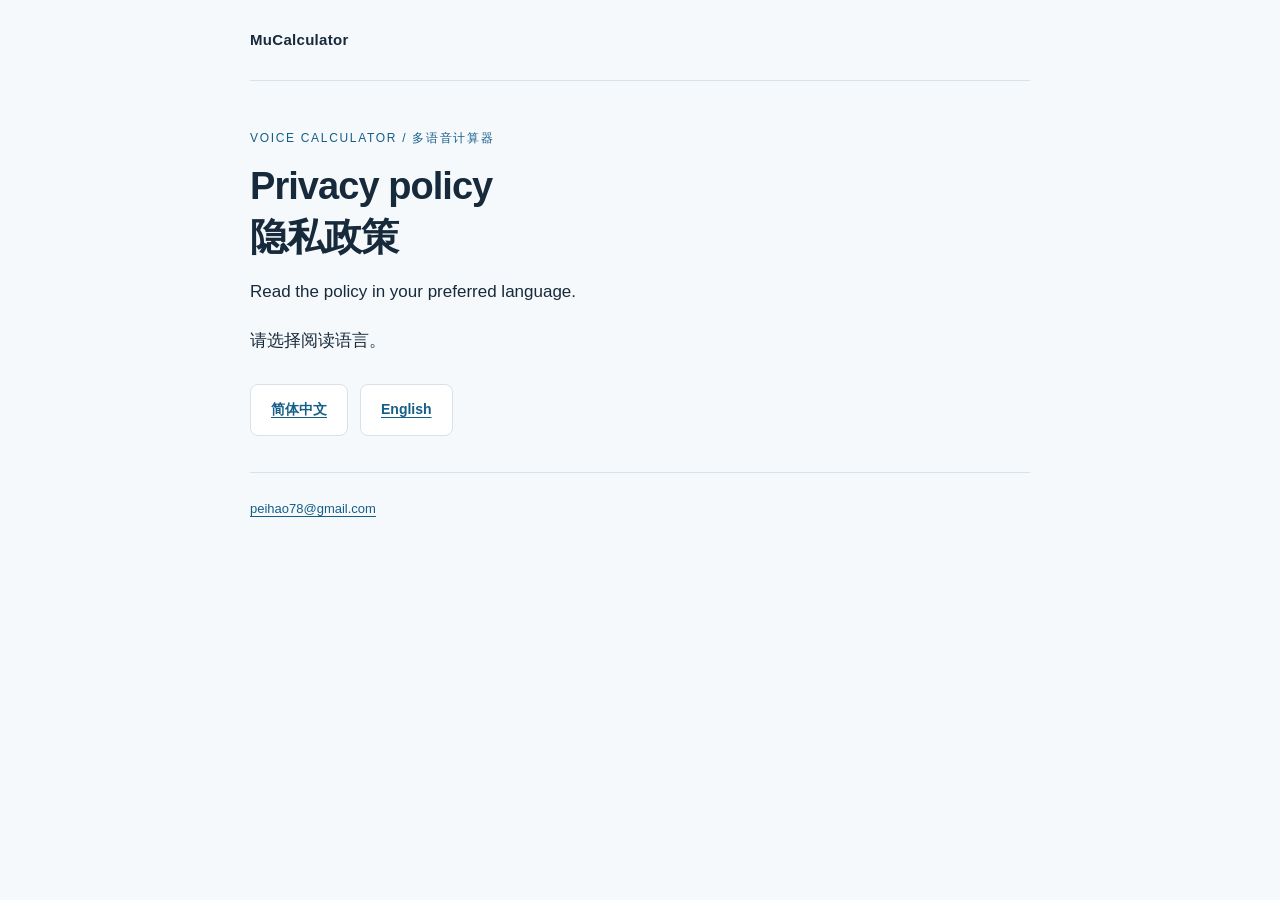
<file: index.html>
<!doctype html>
<html lang="en"><head><meta charset="utf-8"><meta name="viewport" content="width=device-width, initial-scale=1"><meta name="color-scheme" content="light dark"><title>MuCalculator · Privacy / 隐私政策</title><meta name="description" content="Privacy policy for Voice Calculator / 多语音计算器隐私政策"><link rel="stylesheet" href="assets/style.css"></head><body><header><span class="brand">MuCalculator</span></header><main><p class="kicker">Voice Calculator / 多语音计算器</p><h1>Privacy policy<br><span lang="zh-Hans">隐私政策</span></h1><p>Read the policy in your preferred language.</p><p lang="zh-Hans">请选择阅读语言。</p><nav class="languages" aria-label="Language"><a lang="zh-Hans" href="zh-Hans/privacy/">简体中文</a><a lang="en" href="en/privacy/">English</a></nav></main><footer><a href="mailto:peihao78@gmail.com">peihao78@gmail.com</a></footer></body></html>
</file>
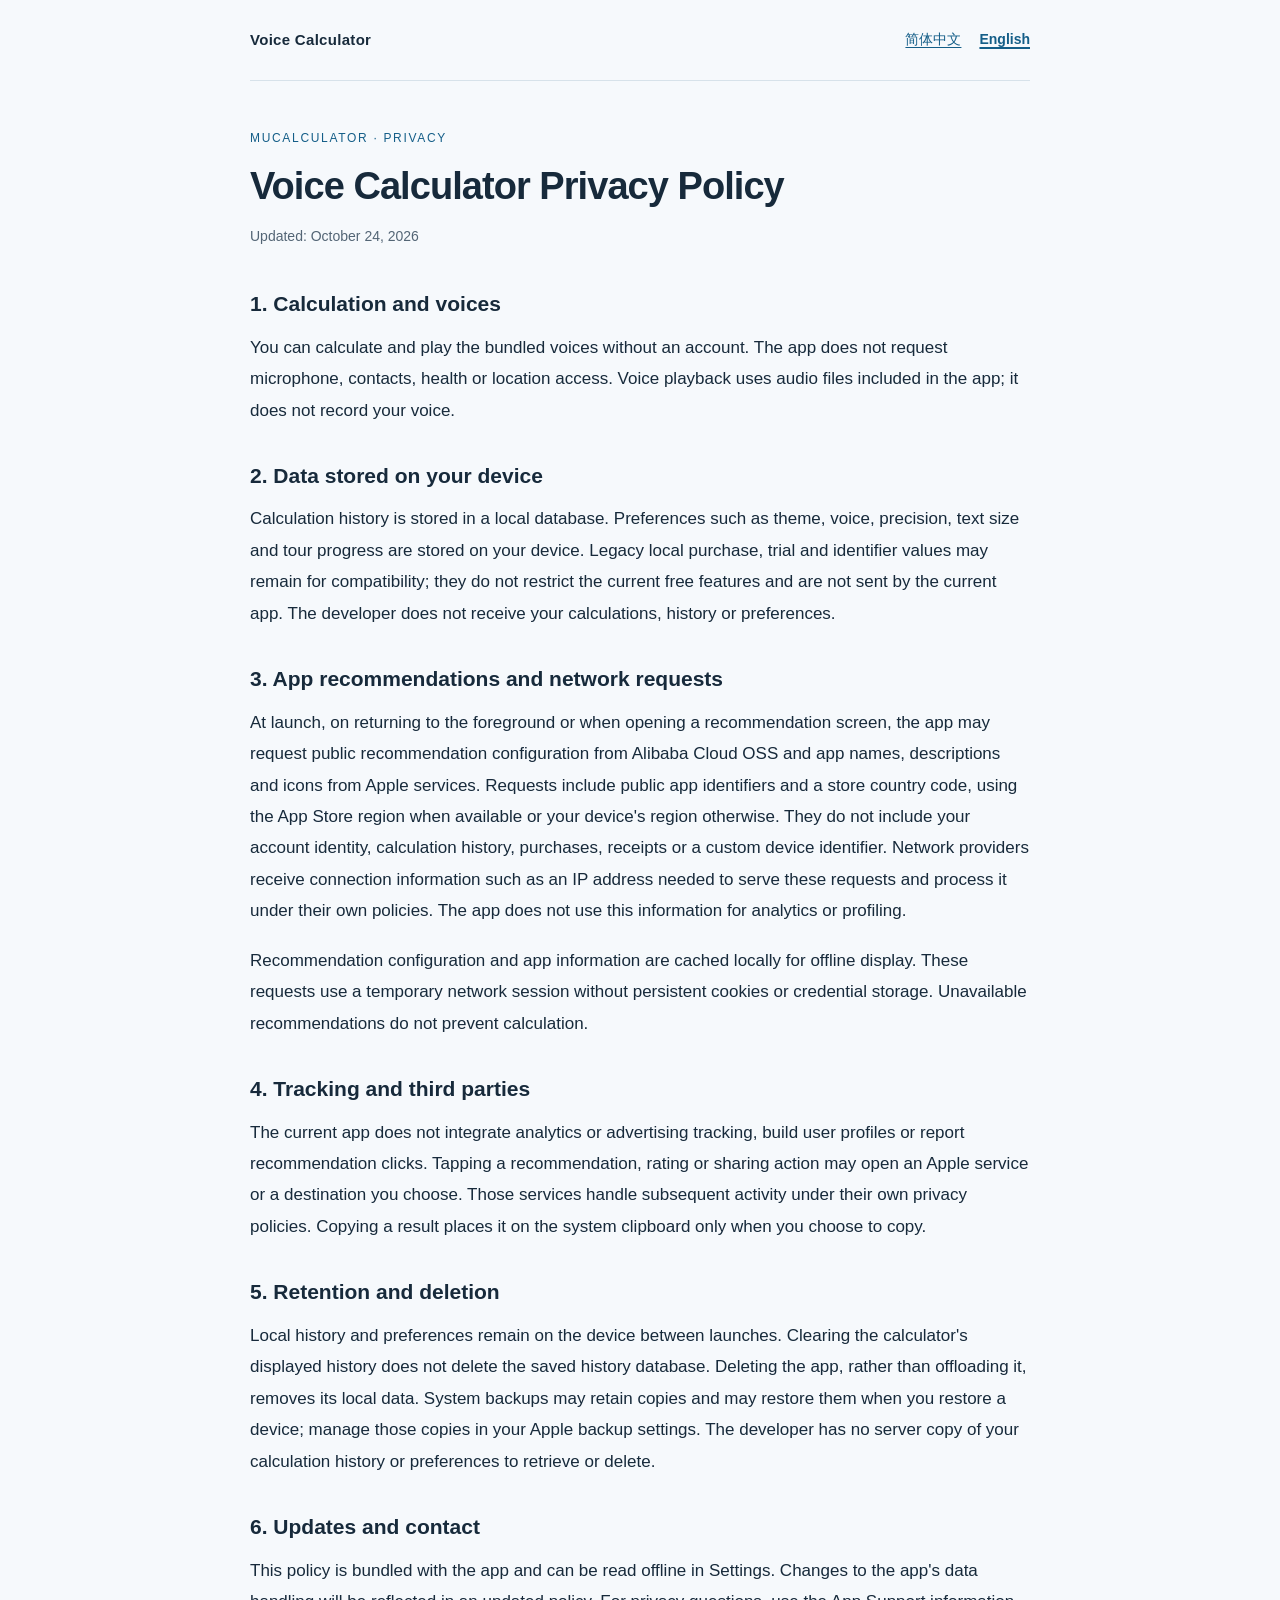
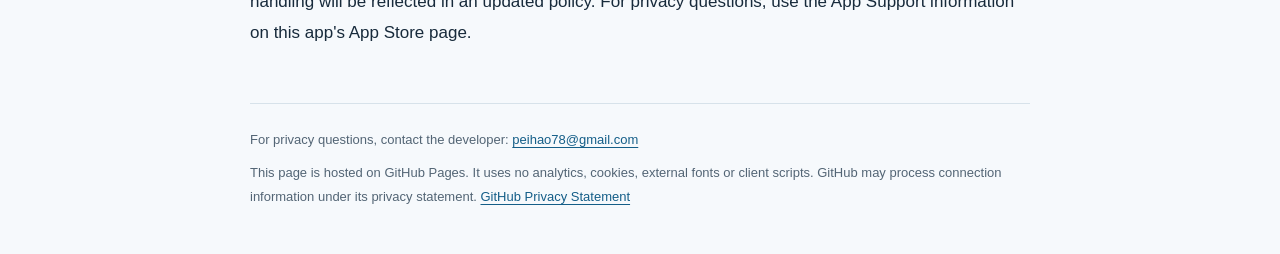
<file: privacy/index.html>
<!doctype html>
<html lang="en"><head><meta charset="utf-8"><meta name="viewport" content="width=device-width, initial-scale=1"><meta name="color-scheme" content="light dark"><meta name="description" content="Voice Calculator Privacy Policy"><meta http-equiv="Content-Security-Policy" content="default-src 'none'; style-src 'self'; img-src 'self'; base-uri 'none'; form-action 'none'"><title>Voice Calculator Privacy Policy</title><link rel="canonical" href="https://peihaohong.github.io/MuCalculator-Site/en/privacy/"><link rel="alternate" hreflang="en" href="https://peihaohong.github.io/MuCalculator-Site/en/privacy/"><link rel="alternate" hreflang="zh-Hans" href="https://peihaohong.github.io/MuCalculator-Site/zh-Hans/privacy/"><link rel="stylesheet" href="../assets/style.css"></head><body><header><a class="brand" href="../">Voice Calculator</a><nav aria-label="Language"><a lang="zh-Hans" href="../zh-Hans/privacy/" >简体中文</a><a lang="en" href="../en/privacy/" aria-current="page">English</a></nav></header><main><p class="kicker">MuCalculator · Privacy</p><h1>Voice Calculator Privacy Policy</h1><p class="updated">Updated: October 24, 2026</p><section><h2>1. Calculation and voices</h2><p>You can calculate and play the bundled voices without an account. The app does not request microphone, contacts, health or location access. Voice playback uses audio files included in the app; it does not record your voice.</p></section><section><h2>2. Data stored on your device</h2><p>Calculation history is stored in a local database. Preferences such as theme, voice, precision, text size and tour progress are stored on your device. Legacy local purchase, trial and identifier values may remain for compatibility; they do not restrict the current free features and are not sent by the current app. The developer does not receive your calculations, history or preferences.</p></section><section><h2>3. App recommendations and network requests</h2><p>At launch, on returning to the foreground or when opening a recommendation screen, the app may request public recommendation configuration from Alibaba Cloud OSS and app names, descriptions and icons from Apple services. Requests include public app identifiers and a store country code, using the App Store region when available or your device&#x27;s region otherwise. They do not include your account identity, calculation history, purchases, receipts or a custom device identifier. Network providers receive connection information such as an IP address needed to serve these requests and process it under their own policies. The app does not use this information for analytics or profiling.</p></section><p>Recommendation configuration and app information are cached locally for offline display. These requests use a temporary network session without persistent cookies or credential storage. Unavailable recommendations do not prevent calculation.</p><section><h2>4. Tracking and third parties</h2><p>The current app does not integrate analytics or advertising tracking, build user profiles or report recommendation clicks. Tapping a recommendation, rating or sharing action may open an Apple service or a destination you choose. Those services handle subsequent activity under their own privacy policies. Copying a result places it on the system clipboard only when you choose to copy.</p></section><section><h2>5. Retention and deletion</h2><p>Local history and preferences remain on the device between launches. Clearing the calculator&#x27;s displayed history does not delete the saved history database. Deleting the app, rather than offloading it, removes its local data. System backups may retain copies and may restore them when you restore a device; manage those copies in your Apple backup settings. The developer has no server copy of your calculation history or preferences to retrieve or delete.</p></section><section><h2>6. Updates and contact</h2><p>This policy is bundled with the app and can be read offline in Settings. Changes to the app&#x27;s data handling will be reflected in an updated policy. For privacy questions, use the App Support information on this app&#x27;s App Store page.</p></section></main><footer><p>For privacy questions, contact the developer: <a href="mailto:peihao78@gmail.com">peihao78@gmail.com</a></p><p>This page is hosted on GitHub Pages. It uses no analytics, cookies, external fonts or client scripts. GitHub may process connection information under its privacy statement. <a href="https://docs.github.com/en/site-policy/privacy-policies/github-general-privacy-statement" rel="noopener noreferrer">GitHub Privacy Statement</a></p></footer></body></html>
</file>
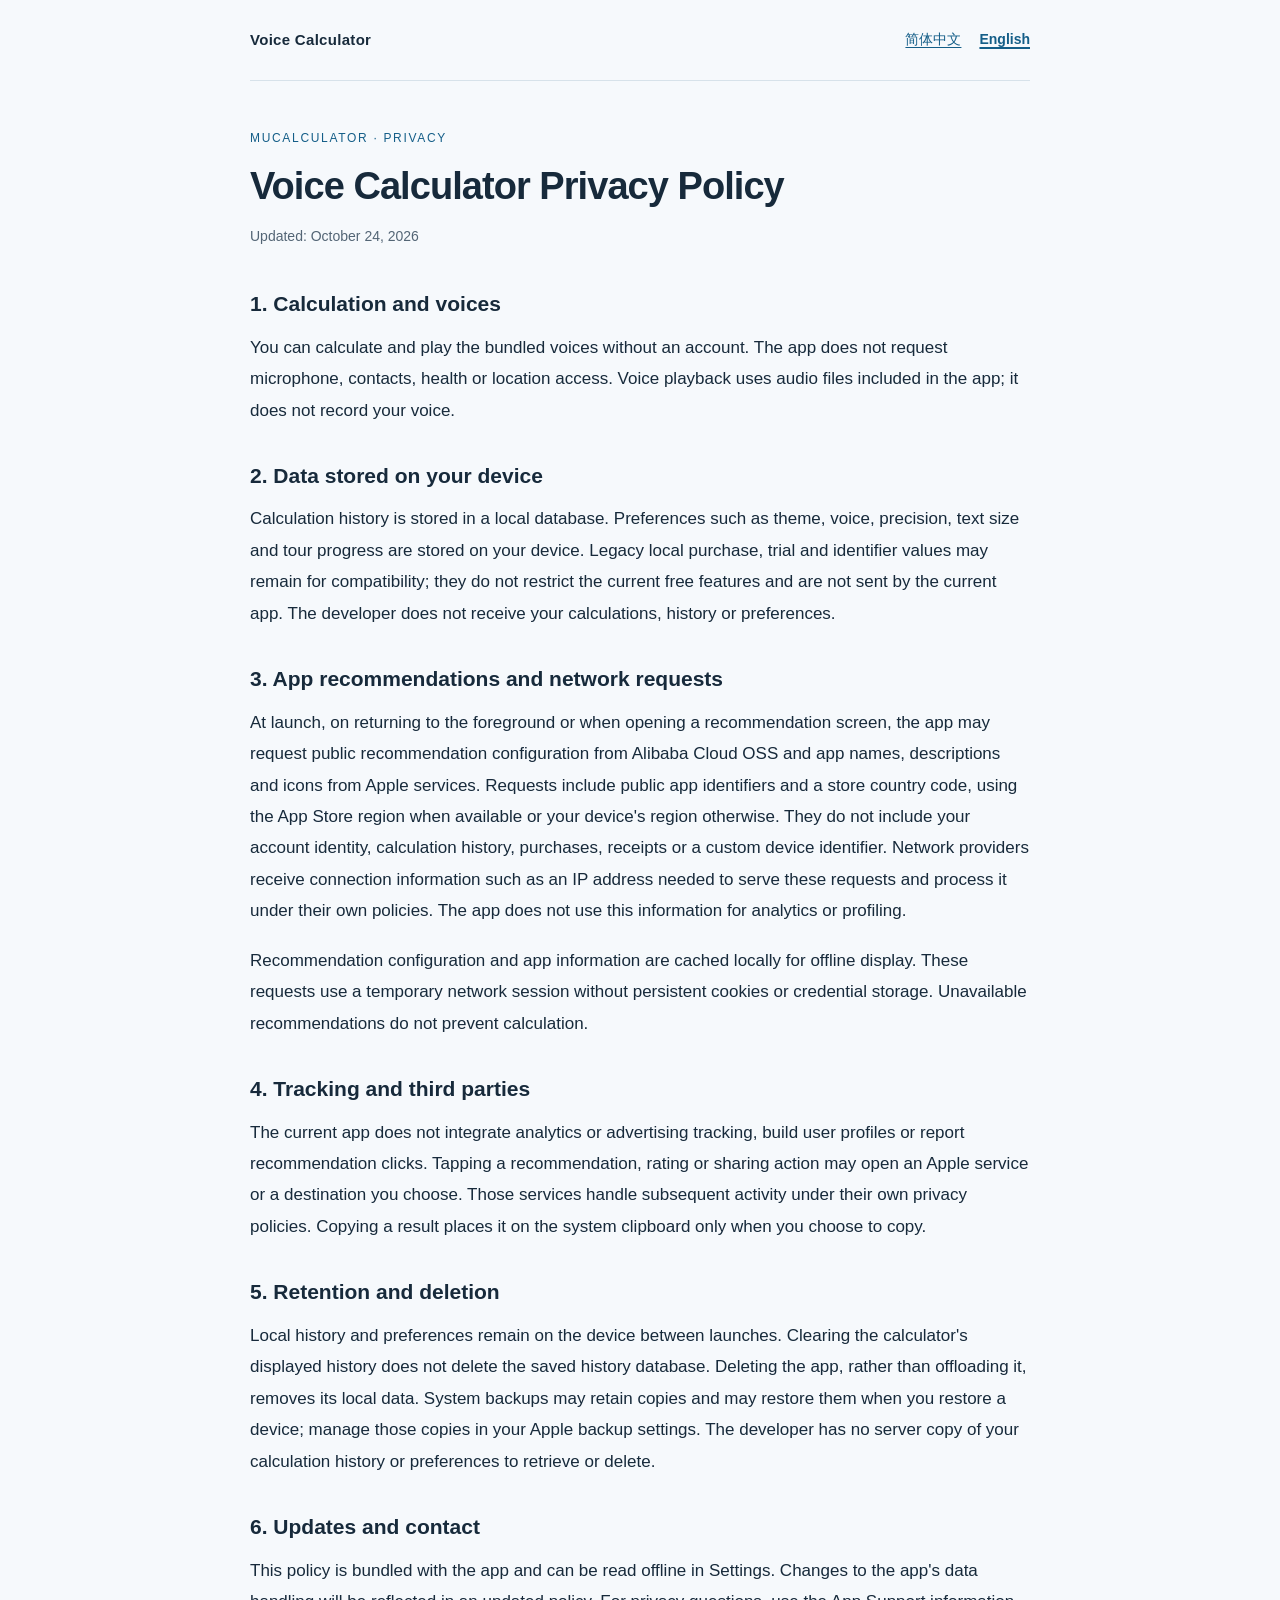
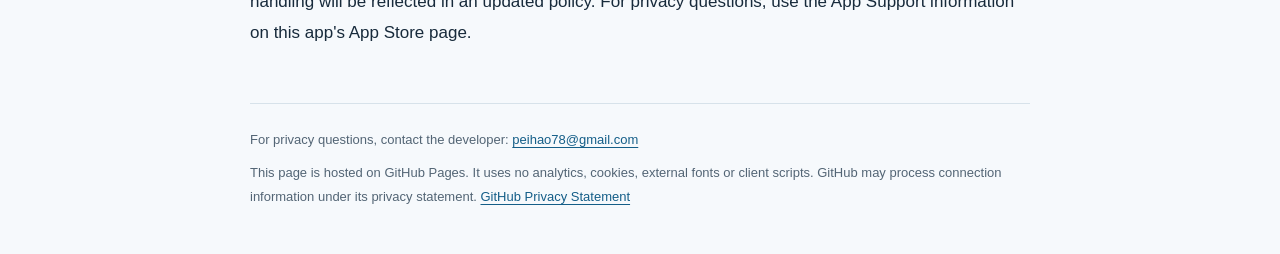
<file: en/privacy/index.html>
<!doctype html>
<html lang="en"><head><meta charset="utf-8"><meta name="viewport" content="width=device-width, initial-scale=1"><meta name="color-scheme" content="light dark"><meta name="description" content="Voice Calculator Privacy Policy"><meta http-equiv="Content-Security-Policy" content="default-src 'none'; style-src 'self'; img-src 'self'; base-uri 'none'; form-action 'none'"><title>Voice Calculator Privacy Policy</title><link rel="canonical" href="https://peihaohong.github.io/MuCalculator-Site/en/privacy/"><link rel="alternate" hreflang="en" href="https://peihaohong.github.io/MuCalculator-Site/en/privacy/"><link rel="alternate" hreflang="zh-Hans" href="https://peihaohong.github.io/MuCalculator-Site/zh-Hans/privacy/"><link rel="stylesheet" href="../../assets/style.css"></head><body><header><a class="brand" href="../../">Voice Calculator</a><nav aria-label="Language"><a lang="zh-Hans" href="../../zh-Hans/privacy/" >简体中文</a><a lang="en" href="../../en/privacy/" aria-current="page">English</a></nav></header><main><p class="kicker">MuCalculator · Privacy</p><h1>Voice Calculator Privacy Policy</h1><p class="updated">Updated: October 24, 2026</p><section><h2>1. Calculation and voices</h2><p>You can calculate and play the bundled voices without an account. The app does not request microphone, contacts, health or location access. Voice playback uses audio files included in the app; it does not record your voice.</p></section><section><h2>2. Data stored on your device</h2><p>Calculation history is stored in a local database. Preferences such as theme, voice, precision, text size and tour progress are stored on your device. Legacy local purchase, trial and identifier values may remain for compatibility; they do not restrict the current free features and are not sent by the current app. The developer does not receive your calculations, history or preferences.</p></section><section><h2>3. App recommendations and network requests</h2><p>At launch, on returning to the foreground or when opening a recommendation screen, the app may request public recommendation configuration from Alibaba Cloud OSS and app names, descriptions and icons from Apple services. Requests include public app identifiers and a store country code, using the App Store region when available or your device&#x27;s region otherwise. They do not include your account identity, calculation history, purchases, receipts or a custom device identifier. Network providers receive connection information such as an IP address needed to serve these requests and process it under their own policies. The app does not use this information for analytics or profiling.</p></section><p>Recommendation configuration and app information are cached locally for offline display. These requests use a temporary network session without persistent cookies or credential storage. Unavailable recommendations do not prevent calculation.</p><section><h2>4. Tracking and third parties</h2><p>The current app does not integrate analytics or advertising tracking, build user profiles or report recommendation clicks. Tapping a recommendation, rating or sharing action may open an Apple service or a destination you choose. Those services handle subsequent activity under their own privacy policies. Copying a result places it on the system clipboard only when you choose to copy.</p></section><section><h2>5. Retention and deletion</h2><p>Local history and preferences remain on the device between launches. Clearing the calculator&#x27;s displayed history does not delete the saved history database. Deleting the app, rather than offloading it, removes its local data. System backups may retain copies and may restore them when you restore a device; manage those copies in your Apple backup settings. The developer has no server copy of your calculation history or preferences to retrieve or delete.</p></section><section><h2>6. Updates and contact</h2><p>This policy is bundled with the app and can be read offline in Settings. Changes to the app&#x27;s data handling will be reflected in an updated policy. For privacy questions, use the App Support information on this app&#x27;s App Store page.</p></section></main><footer><p>For privacy questions, contact the developer: <a href="mailto:peihao78@gmail.com">peihao78@gmail.com</a></p><p>This page is hosted on GitHub Pages. It uses no analytics, cookies, external fonts or client scripts. GitHub may process connection information under its privacy statement. <a href="https://docs.github.com/en/site-policy/privacy-policies/github-general-privacy-statement" rel="noopener noreferrer">GitHub Privacy Statement</a></p></footer></body></html>
</file>
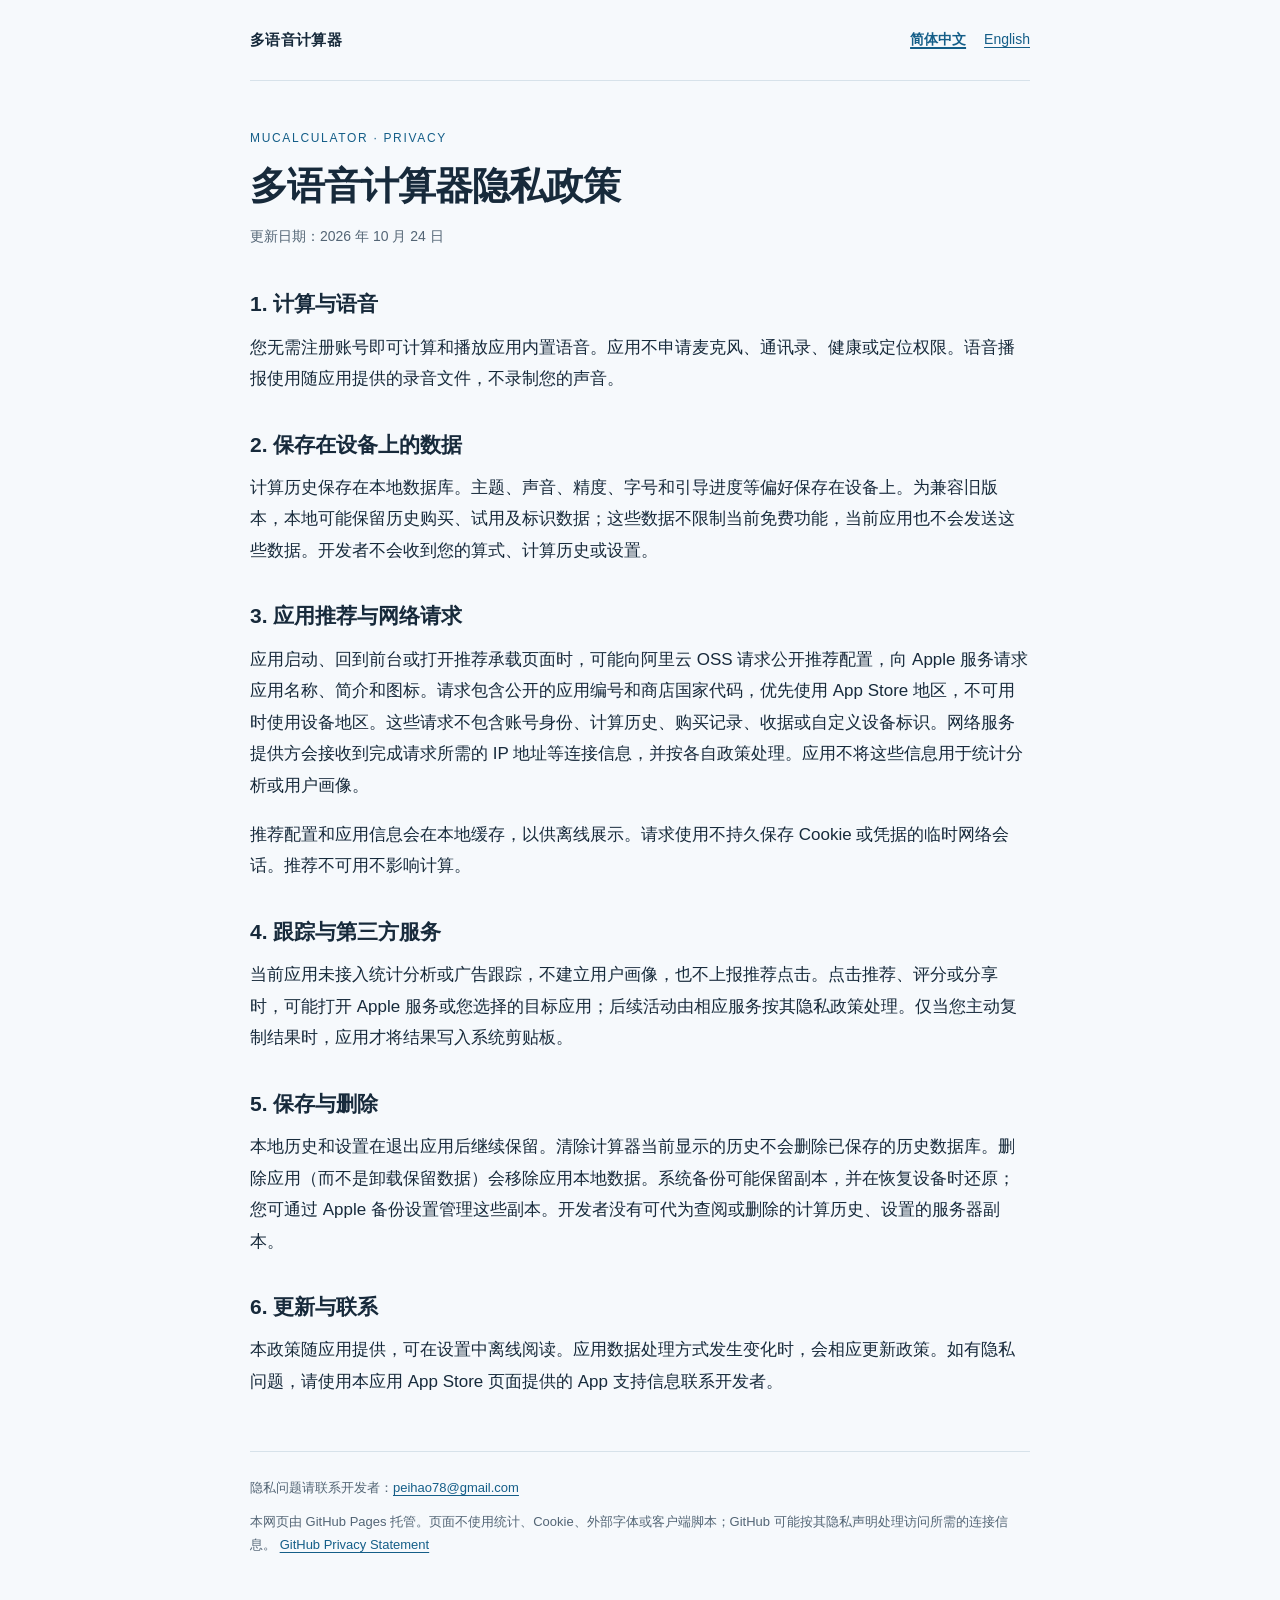
<file: zh-Hans/privacy/index.html>
<!doctype html>
<html lang="zh-Hans"><head><meta charset="utf-8"><meta name="viewport" content="width=device-width, initial-scale=1"><meta name="color-scheme" content="light dark"><meta name="description" content="多语音计算器隐私政策"><meta http-equiv="Content-Security-Policy" content="default-src 'none'; style-src 'self'; img-src 'self'; base-uri 'none'; form-action 'none'"><title>多语音计算器隐私政策</title><link rel="canonical" href="https://peihaohong.github.io/MuCalculator-Site/zh-Hans/privacy/"><link rel="alternate" hreflang="en" href="https://peihaohong.github.io/MuCalculator-Site/en/privacy/"><link rel="alternate" hreflang="zh-Hans" href="https://peihaohong.github.io/MuCalculator-Site/zh-Hans/privacy/"><link rel="stylesheet" href="../../assets/style.css"></head><body><header><a class="brand" href="../../">多语音计算器</a><nav aria-label="语言"><a lang="zh-Hans" href="../../zh-Hans/privacy/" aria-current="page">简体中文</a><a lang="en" href="../../en/privacy/" >English</a></nav></header><main><p class="kicker">MuCalculator · Privacy</p><h1>多语音计算器隐私政策</h1><p class="updated">更新日期：2026 年 10 月 24 日</p><section><h2>1. 计算与语音</h2><p>您无需注册账号即可计算和播放应用内置语音。应用不申请麦克风、通讯录、健康或定位权限。语音播报使用随应用提供的录音文件，不录制您的声音。</p></section><section><h2>2. 保存在设备上的数据</h2><p>计算历史保存在本地数据库。主题、声音、精度、字号和引导进度等偏好保存在设备上。为兼容旧版本，本地可能保留历史购买、试用及标识数据；这些数据不限制当前免费功能，当前应用也不会发送这些数据。开发者不会收到您的算式、计算历史或设置。</p></section><section><h2>3. 应用推荐与网络请求</h2><p>应用启动、回到前台或打开推荐承载页面时，可能向阿里云 OSS 请求公开推荐配置，向 Apple 服务请求应用名称、简介和图标。请求包含公开的应用编号和商店国家代码，优先使用 App Store 地区，不可用时使用设备地区。这些请求不包含账号身份、计算历史、购买记录、收据或自定义设备标识。网络服务提供方会接收到完成请求所需的 IP 地址等连接信息，并按各自政策处理。应用不将这些信息用于统计分析或用户画像。</p></section><p>推荐配置和应用信息会在本地缓存，以供离线展示。请求使用不持久保存 Cookie 或凭据的临时网络会话。推荐不可用不影响计算。</p><section><h2>4. 跟踪与第三方服务</h2><p>当前应用未接入统计分析或广告跟踪，不建立用户画像，也不上报推荐点击。点击推荐、评分或分享时，可能打开 Apple 服务或您选择的目标应用；后续活动由相应服务按其隐私政策处理。仅当您主动复制结果时，应用才将结果写入系统剪贴板。</p></section><section><h2>5. 保存与删除</h2><p>本地历史和设置在退出应用后继续保留。清除计算器当前显示的历史不会删除已保存的历史数据库。删除应用（而不是卸载保留数据）会移除应用本地数据。系统备份可能保留副本，并在恢复设备时还原；您可通过 Apple 备份设置管理这些副本。开发者没有可代为查阅或删除的计算历史、设置的服务器副本。</p></section><section><h2>6. 更新与联系</h2><p>本政策随应用提供，可在设置中离线阅读。应用数据处理方式发生变化时，会相应更新政策。如有隐私问题，请使用本应用 App Store 页面提供的 App 支持信息联系开发者。</p></section></main><footer><p>隐私问题请联系开发者：<a href="mailto:peihao78@gmail.com">peihao78@gmail.com</a></p><p>本网页由 GitHub Pages 托管。页面不使用统计、Cookie、外部字体或客户端脚本；GitHub 可能按其隐私声明处理访问所需的连接信息。 <a href="https://docs.github.com/en/site-policy/privacy-policies/github-general-privacy-statement" rel="noopener noreferrer">GitHub Privacy Statement</a></p></footer></body></html>
</file>
<file: assets/style.css>
:root { color-scheme: light dark; --paper:#f6f9fc; --ink:#172a3b; --muted:#536575; --line:#d7e2ea; --accent:#145e88; --card:#fff; }
*{box-sizing:border-box}html{font:17px/1.85 -apple-system,BlinkMacSystemFont,"Segoe UI",sans-serif}body{margin:0;background:var(--paper);color:var(--ink);overflow-wrap:anywhere}a{color:var(--accent);text-underline-offset:.22em}a:focus-visible{outline:3px solid var(--accent);outline-offset:5px}header,main,footer{width:min(100% - 40px,780px);margin-inline:auto}header{display:flex;align-items:center;justify-content:space-between;gap:16px;padding:26px 0;border-bottom:1px solid var(--line)}.brand{font-size:15px;font-weight:650;letter-spacing:.02em;text-decoration:none;color:var(--ink)}nav{display:flex;gap:18px;flex-wrap:wrap;font-size:14px}nav a[aria-current=page]{font-weight:700;text-decoration-thickness:2px}main{padding:46px 0 36px}h1{font-size:clamp(27px,4vw,38px);line-height:1.35;letter-spacing:-.025em;margin:0 0 12px}h2{font-size:21px;line-height:1.5;margin:34px 0 12px}p{margin:0 0 18px}.updated{font-size:14px;color:var(--muted);margin-bottom:38px}.kicker{font-size:12px;letter-spacing:.14em;color:var(--accent);text-transform:uppercase;margin-bottom:12px}footer{padding:24px 0 36px;border-top:1px solid var(--line);font-size:13px;line-height:1.8;color:var(--muted)}footer p{margin-bottom:10px}.languages{display:flex;gap:12px;flex-wrap:wrap;margin-top:28px}.languages a{padding:12px 20px;background:var(--card);border:1px solid var(--line);border-radius:8px;font-weight:600}@media(max-width:480px){header,main,footer{width:calc(100% - 32px)}header{align-items:flex-start;flex-direction:column;gap:8px;padding:20px 0}main{padding-top:32px}h2{font-size:20px}}@media(prefers-color-scheme:dark){:root{--paper:#111c26;--ink:#e7eff6;--muted:#b1bfcb;--line:#304250;--accent:#89c7ed;--card:#192936}}
</file>
